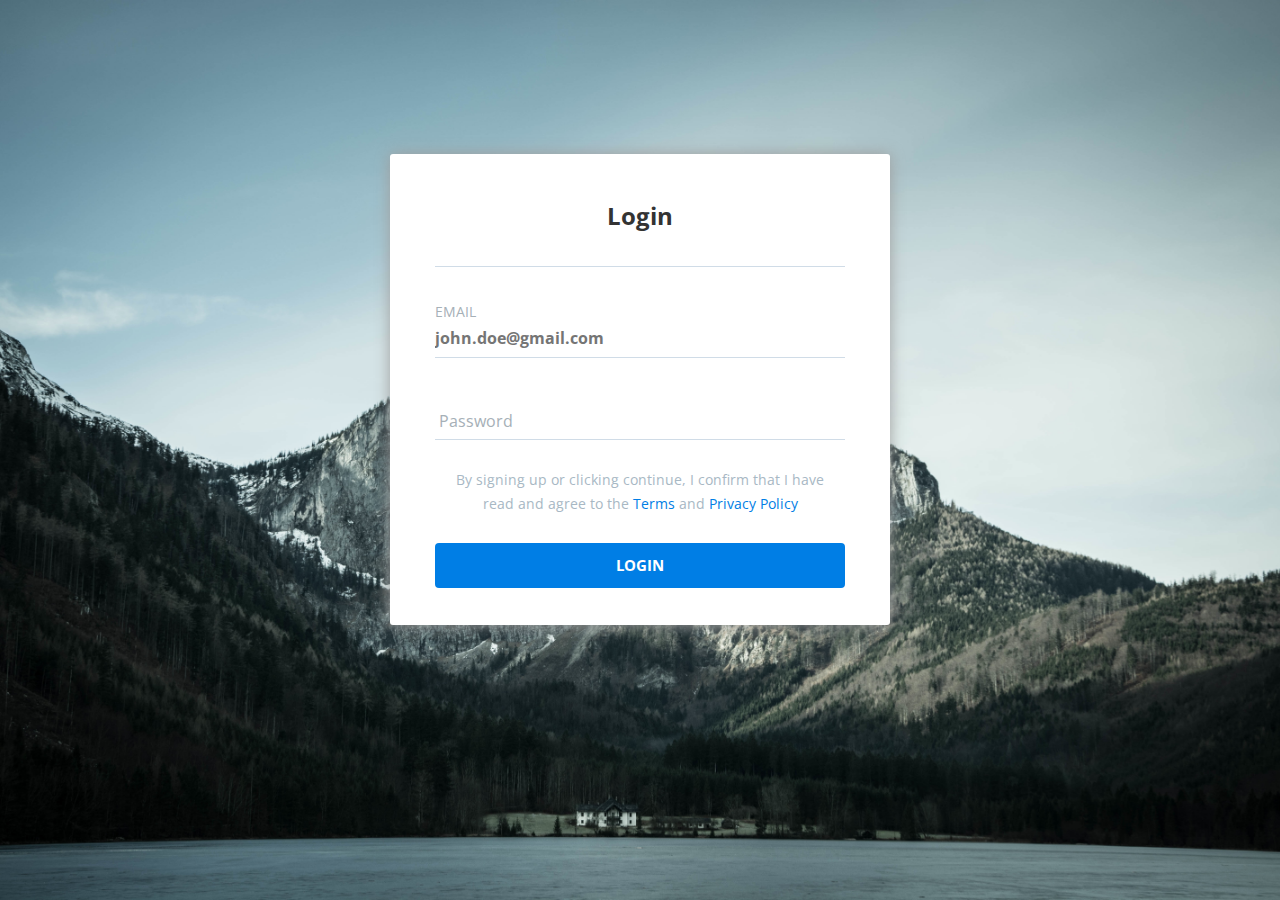
<file: index.html>
<!DOCTYPE html>
<html lang="en">
<head>
    <meta charset="UTF-8">
    <title>Login page -- Slotin Dima test task</title>
    <meta name="viewport" content="width=device-width, initial-scale=1.0">
    <link href="https://fonts.googleapis.com/css?family=Open+Sans" rel="stylesheet">
    <script type="text/javascript" src="https://ajax.googleapis.com/ajax/libs/jquery/1.9.0/jquery.min.js"></script>
    <link type="text/css" href="http://code.ionicframework.com/ionicons/2.0.1/css/ionicons.min.css" rel="stylesheet" />
    <link rel="stylesheet" href="css/style.css">
    <link rel="stylesheet" href="css/mobile.css">
    <script src="js/scripts.js"></script>
</head>
<body>
    <div class="login_form">
        <div class="wrapper">
            <form id="loginForm" action="profile.html" onsubmit="return checkForm(this.elements)">
                <p class="title">Login</p>
                <div>
                    <label for="username"></label>
                    <input id="username">
                </div>
                <div>
                    <label for="email">EMAIL</label>
                    <input id="email" type="email" placeholder="john.doe@gmail.com">
                </div>
                <div>
                    <label for="password" class="notFocused">Password</label>
                    <input id="password" class="leap" type="password">
                </div>
                <p class="sign">By signing up or clicking continue, I confirm that I have read and agree to the <a href="#">Terms</a> and <a href="#">Privacy Policy</a></p>
                <input type="submit" value="LOGIN" class="submitButton">
            </form>
        </div>
    </div>
</body>
</html>
</file>
<file: css/style.css>
* {
    margin: 0;
    padding:0;
    font-family: 'Open Sans', sans-serif;
    color: #333333;
    line-height: 120%;
    outline: none;
}
p {
    font-size: 20px;
    text-align: center;
}
html {
    background: url(../img/fullscreen_bg_image.jpg) 50% 50% no-repeat;
    background-size: cover;
    height: 100vh;
}
body {
    padding-top: 12%;
}
.login_form {
    max-width: 500px;
    margin: 0 auto;
    -webkit-border-radius: 3px;
    -moz-border-radius: 3px;
    -ms-border-radius: 3px;
    border-radius: 3px;
    background: #ffffff;
    box-shadow: 0 0 15px #9E9E9E;
}
.login_form .wrapper {
    padding: 45px 45px 37px 45px;
}
.login_form .title {
    font-size: 24px;
    font-weight: bold;
    padding-top: 3px;
}
.login_form input {
    border-color: #d0dce7;
    border-width: 0 0 1px;
    outline: none;
    font-size: 16px;
    font-weight: bold;
    width: 100%;
    margin: 5px 0 35px 0;
    padding: 2px 0 8px 0;
    line-height: 130%;
}
.login_form label {
    color: #a6b0b7;
    font-size: 14px;
}
.login_form input:focus {
    border-color: rgb(16, 108, 200);
    border-width: 0 0 2px;
    padding: 2px 0 7px 0;
}
.login_form input.leap {
    margin-top: 15px;
    margin-bottom: 25px;
}
.login_form label.notFocused {
    position: absolute;
    transition: transform .4s;
    -o-transition: transform 0.4s;
    -moz-transition: transform 0.4s;
    -webkit-transition: transform 0.4s;
    transform: scale(1) translate(4px, 0px);
    cursor: text;
    margin-top: 19px;
    font-size: 16px;
}
.login_form label.focused {
    position: absolute;
    transition: transform .4s;
    -o-transition: transform 0.4s;
    -moz-transition: transform 0.4s;
    -webkit-transition: transform 0.4s;
    transform: scale(0.8) translate(-10px, -24px);
    color: rgb(16, 108, 200);
    margin-top: 19px;
}
.login_form label.entered {
    position: absolute;
    transition: transform .4s;
    -o-transition: transform 0.4s;
    -moz-transition: transform 0.4s;
    -webkit-transition: transform 0.4s;
    transform: scale(0.8) translate(-10px, -24px);
    color: #a6b0b7;
    margin-top: 19px;
}
.login_form label.notEntered {
    position: absolute;
    transition: transform .4s;
    -o-transition: transform 0.4s;
    -moz-transition: transform 0.4s;
    -webkit-transition: transform 0.4s;
    transform: scale(0.8) translate(-10px, -24px);
    color: red;
    margin-top: 19px;
}
.login_form label.err {
    color: red;
}
.login_form input.err {
    border-color: red;
}
.login_form input[type="submit"] {
    font-size: 15px;
    cursor: pointer;
    border: none;
    color: #fff;
    padding: 0;
    margin: 0;
    line-height: 300%;
    background: #007ee5;
    -webkit-border-radius: 4px;
    -moz-border-radius: 4px;
    -ms-border-radius: 4px;
    border-radius: 4px;
    font-weight: bold;
}
.login_form input[type="submit"]:hover {
    background: #007fff;
}
.login_form .sign {
    font-size: 14px;
    color: #a8b8c4;
    padding: 3px 12px 27px 12px;
    line-height: 170%;
}
.login_form .sign a {
    color: #007ee5;
    text-decoration: none;
}



/* ------------ profile page ---------------- */


.body-profile {
    background: #f5f8f9;
    padding: 0;
}
.body-profile .header{
    max-width: 1170px;
    width: 95%;
    margin: 0 auto;
    margin-top: 75px;
    background: #fff;
    position: relative;
}
.fix {
    clear: both;
}
.logout-btn {
    color: #007ee5;
    text-decoration: none;
    border: 1px solid #007ee5;
    padding: 7px 20px;
    border-radius: 2px;
    font-weight: bold;
    font-size: 12px;
    float: right;
    margin-top: 23px;
    margin-right: 22px;
    transition: all 0.5s;
    -o-transition: all 0.5s;
    -moz-transition: all 0.5s;
    -webkit-transition: all 0.5s;
}
.logout-btn:hover {
    color: #ffffff;
    background: #007ee5;
}
.upload-image {
    width: 220px;
    margin: 0 auto;
    border: 1px solid #d0dce7;
    position: relative;
    overflow: hidden;
    border-radius: 3px;
    margin-top: 23px;
    cursor: pointer;
    transition: all 0.5s;
    -o-transition: all 0.5s;
    -moz-transition: all 0.5s;
    -webkit-transition: all 0.5s;
}
.upload-image input[type="file"] {
    height: 0;
    visibility: hidden;
    position: absolute;
}
.upload-image .ion-ios-camera {
    font-size: 27px;
    color: #d0dce7;
    padding-left: 20px;
    line-height: 43px;
}
.upload-image button{
    background: no-repeat;
    border: none;
    outline: none;
    cursor: pointer;
    position: absolute;
    color: #727e88;
    line-height: 43px;
    text-align: center;
    font-size: 16px;
    width: 100%;
    margin-left: 20px;
    letter-spacing: -0.25px;
    transition: all 0.5s;
    -o-transition: all 0.5s;
    -moz-transition: all 0.5s;
    -webkit-transition: all 0.5s;
}
.upload-image:hover button {
    color: #fff;
}
.upload-image:hover .ion-ios-camera {
    transition: all 0.5s;
    -o-transition: all 0.5s;
    -moz-transition: all 0.5s;
    -webkit-transition: all 0.5s;
    color: #fff;
}
.upload-image:hover {
    background: #007ee5;
    color: #fff;
}
.contact_information, .photo-user {
    float: left;
}
.reviews_stars {
    float: right;
    padding-top: 24px;
}
.photo-user {
    width: 218px;
    height: 1px;
    display: block;
}
.photo-user img {
    width: 170px;
    margin-left: 22px;
    margin-right: 28px;
    position: absolute;
}
.contact_information .name {
    text-align: left;
    font-size: 18px;
    font-weight: bold;
    padding-top: 24px;
    padding-bottom: 15px;
}
.contact_information .locate {
    padding-left: 2px;
    font-size: 14px;
    letter-spacing: 0.3px;
    padding-bottom: 15px;
    color: #3f454a;
}
.contact_information .ion-ios-location-outline:before {
     content: "\f455";
     font-size: 18px;
     float: left;
     margin-right: 15px;
}
.contact_information .ion-ios-telephone-outline:before {
    content: "\f4b8";
    font-size: 18px;
    float: left;
    margin-right: 0;
}
.contact_information .phone {
    padding-left: 1px;
    font-size: 14px;
    padding-bottom: 15px;
}
.reviews_stars .stars, .reviews_stars .reviews {
    float: left;
}
.reviews_stars .reviews {
    line-height: 27px;
    padding-right: 20px;
    font-size: 13px;
    padding-left: 30px;
    color: #727e88;
}
.reviews_stars .stars {
    cursor: default;
}
.reviews_stars .reviews span {
    font-size: 14px;
    padding-right: 16px;
    color: inherit;
}
.ion-android-star:before, .ion-android-star-outline:before {
    color: #727e88;
    font-size: 25px;
    line-height: 25px;
}
.wrapper-menu {
    max-height: 58px;
    overflow: hidden;
    box-shadow: 0px 0px 10px #ccc;
    padding-left: 208px;
}
.sub-header {
    /*min-width: 550px;
    max-width: 100%;
    float: left;*/
}
.swipe-tab {
    /*width: auto !important;*/
    display: flex;
    align-items: center;
    justify-content: center;
    height: 56px !important;
    line-height: 56px;
    background: none;
    border: 0;
    color: #333;
    cursor: pointer;
    text-align: center;
    border-bottom: 2px solid rgba(0, 0, 0, 0);
    transition: all 0.5s;
    -o-transition: all 0.5s;
    -moz-transition: all 0.5s;
    -webkit-transition: all 0.5s;
    float: left;
    margin: 0 12px;
    text-transform: uppercase;
    outline: none;
    font-size: 15px;
}
.swipe-tab.slick-current.slick-active {
    border-bottom: 2px solid #028dfe;
}
.swipe-tab:hover {
    border-bottom: 2px solid #028dfe;
}
.wrapper-content {
    max-width: 1170px;
    width: 95%;
    margin: 0 auto;
    margin-top: 35px;
    background: #fff;
    border-radius: 3px;
    box-shadow: 0px 0px 10px #ccc;
    padding: 40px 0;
    min-height: 300px;
    margin-bottom: 30px;
}
.main-container {
    padding: 0 35px;
}
.wrapper-folowers {
    position: absolute;
    right: 0;
    max-width: 150px;
}
.wrapper-folowers .folowers {
    height: 56px;
    line-height: 56px;
    padding-right: 20px;
    font-size: 15px;
    display: inline-block;
    float: right;
}
.wrapper-folowers .folowers span{
    margin-right: 6px;
    margin-left: 16px;
}
.ion-android-add-circle {
    font-size: 28px;
    line-height: 56px;
    color: #a6b0b7;
    display: inline-block;
    transition: all 0.5s;
    -o-transition: all 0.5s;
    -moz-transition: all 0.5s;
    -webkit-transition: all 0.5s;
}
.ion-android-add-circle:hover {
    color: #007ee5;
}
.wrapper-content h2 {
    font-weight: normal;
    font-size: 26px;
    padding: 3px 6px 28px 6px;
}
.swipe-tab-content .edited {
    height: 36px;
    background: #f5f8f8;
    padding: 0 10px 0 0;
    display: table;
    margin-bottom: 2px;
}
.swipe-tab-content .edited span {
    display: inline-block;
    font-size: 14px;
    line-height: 36px;
    font-weight: normal;
    text-align: left;
}
.swipe-tab-content .username span {
    font-size: 16px;
    font-weight: bold;
    text-align: left;
}
.swipe-tab-content .username {
    padding-left: 10px;
}
.swipe-tab-content .site:before{
    content: "\f276";
    font-family: "Ionicons";
    display: inline-block;
    width: 36px;
    color: #727e88;
    height: 36px;
    line-height: 36px;
    font-size: 16px;
}
.swipe-tab-content .number:before{
    content: "\f4b8";
    font-family: "Ionicons";
    display: inline-block;
    width: 36px;
    color: #727e88;
    height: 36px;
    line-height: 36px;
    font-size: 20px;
}
.swipe-tab-content .adress:before{
    content: "\f447";
    font-family: "Ionicons";
    display: inline-block;
    width: 36px;
    color: #727e88;
    height: 36px;
    line-height: 36px;
    font-size: 20px;
}
.swipe-tab-content button {
    content: "\f2bf";
    font-family: "Ionicons";
    display: inline-block;
    cursor: pointer;
    width: 36px;
    color: #727e88;
    height: 36px;
    line-height: 36px;
    font-size: 19px;
    position: absolute;
    margin-left: 10px;
    text-align: center;
    background: #ecf1f5;
    transition: all 0.5s;
    -o-transition: all 0.5s;
    -moz-transition: all 0.5s;
    -webkit-transition: all 0.5s;
    border: none;
    border-radius: 0;
    padding: 0;
}
.swipe-tab-content .edited:after {
    content: "\f2bf";
    font-family: "Ionicons";
    display: none;
    cursor: pointer;
    width: 36px;
    color: #727e88;
    height: 36px;
    line-height: 36px;
    font-size: 19px;
    position: absolute;
    margin-left: 10px;
    text-align: center;
    background: #ecf1f5;
    transition: all 0.5s;
    -o-transition: all 0.5s;
    -moz-transition: all 0.5s;
    -webkit-transition: all 0.5s;
}
.ui-dialog-titlebar {
    display: none;
}
fieldset {
    border: none;
}
.ui-dialog {
    transition: all 0.5s;
    -o-transition: all 0.5s;
    -moz-transition: all 0.5s;
    -webkit-transition: all 0.5s;
}
.ui-dialog::before {
    content: '';
    position: absolute;
    left: -35px;
    top: 15px;
    border: 25px solid transparent;
    border-right: 24px solid #fff;
}
.swipe-tab-content .edited:hover:after, .swipe-tab-content button:hover, .swipe-tab-content button:active {
    background: #007ee5;
    color: #fff;
    border: none;
    border-radius: 0;
}
.ui-widget-content label {
    display: block;
    font-size: 12px;
    padding: 5px 0;
    color: #a6b0b7;
    text-transform: uppercase;
}
.ui-dialog-buttonpane {
    border: none !important;
}
.ui-widget-content input{
    border-color: #d0dce7;
    border-width: 0 0 1px;
    outline: none;
    font-size: 16px;
    font-weight: normal;
    width: 100%;
    margin: 5px 0 25px 0;
    padding: 2px 0 8px 0;
    line-height: 130%;
    transition: all 0.5s;
    -o-transition: all 0.5s;
    -moz-transition: all 0.5s;
    -webkit-transition: all 0.5s;
    border-radius: 0;
}
.ui-widget-content input:focus {
    border-color: rgb(16, 108, 200);
    border-width: 0 0 2px;
    padding: 2px 0 7px 0;
}
.ui-dialog .ui-dialog-buttonpane .ui-dialog-buttonset {
    float: left !important;
}
.ui-dialog-buttonset button {
    color: #007ee5;
    text-decoration: none;
    border: 1px solid #007ee5;
    padding: 7px 20px;
    border-radius: 2px;
    font-weight: bold;
    font-size: 12px !important;
    float: right;
    text-transform: uppercase;
    background: #ffffff;
    margin-top: 23px;
    margin-right: 22px;
    transition: all 0.5s;
    -o-transition: all 0.5s;
    -moz-transition: all 0.5s;
    -webkit-transition: all 0.5s;
}
.ui-dialog-buttonset button:hover {
    color: #ffffff;
    background: #007ee5;
    font-weight: bold;
}
#edit-in-mobile {
    display: none;
}
#dialog-form-mobile {
    display: none;
}
#formCheckPassword label {
    display: block;
    font-size: 16px;
    color: #3f454a;
}
#formCheckPassword label.notFocused {
    position: absolute;
    transition: transform .4s;
    -o-transition: transform 0.4s;
    -moz-transition: transform 0.4s;
    -webkit-transition: transform 0.4s;
    transform: scale(1) translate(4px, 0px);
    cursor: text;
    margin-top: 9px;
    font-size: 16px;
}
#formCheckPassword input.leap {
    margin-top: 15px;
    margin-bottom: 45px;
}
#formCheckPassword input {
    border-color: #d0dce7;
    border-width: 0 0 1px;
    outline: none;
    font-size: 16px;
    font-weight: bold;
    display: block;
    width: auto;
    max-width: 270px;
    margin: 5px 0 35px 0;
    padding: 2px 0 8px 0;
    line-height: 130%;
}
#formCheckPassword input:focus {
    border-color: rgb(16, 108, 200);
    border-width: 0 0 2px;
    padding: 2px 0 7px 0;
}
#formCheckPassword label.focused, #formCheckPassword label.entered, #formCheckPassword label.notEntered {
    position: absolute;
    transition: transform .4s;
    -o-transition: transform 0.4s;
    -moz-transition: transform 0.4s;
    -webkit-transition: transform 0.4s;
    transform: scale(0.8) translate(-16px, -30px);
    margin-top: 9px;
}
#formCheckPassword label.focused {
    color: rgb(16, 108, 200);
}
#formCheckPassword label.entered {
    color: #a6b0b7;
}
#formCheckPassword label.notEntered {
    color: red;
}
#formCheckPassword label.error {
    display: none !important;
}
#formCheckPassword input[type="submit"] {
    color: #007ee5;
    text-decoration: none;
    border: 1px solid #007ee5;
    padding: 7px 20px;
    border-radius: 2px;
    font-weight: bold;
    font-size: 12px;
    float: none;
    background: #fff;
    text-transform: uppercase;
    margin-top: 23px;
    margin-right: 22px;
    transition: all 0.5s;
    -o-transition: all 0.5s;
    -moz-transition: all 0.5s;
    -webkit-transition: all 0.5s;
    cursor: pointer;
}
#formCheckPassword input[type="submit"]:hover {
    color: #ffffff;
    background: #007ee5;
}
#formCheckPassword span {
    font-size: 12px;
    margin-top: -40px;
    position: absolute;
    color: red;
}
</file>
<file: css/mobile.css>
@media screen and (min-width: 300px) and (max-width: 769px) {
    html {
        background: #fff;
        height: 100%;
    }
    body {
        padding-top: 0;
        height: 100%;
    }
    .login_form .wrapper {
        padding: 0;
    }
    .login_form .wrapper form {
        padding-top: 50px;
    }
    .login_form .wrapper form div {
        padding: 0 45px;
    }
    .login_form {
        max-width: 100%;
        min-height: 100%;
        position: relative;
        border-radius: 0;
        box-shadow: none;
    }
    .login_form .sign {
        padding: 0 45px;
        text-align: left;
    }
    .login_form input[type="submit"] {
        position: absolute;
        bottom: 0;
        border-radius: 0;
    }
    .logout-btn {
        border: 0;
        margin-top: 0;
    }
    .body-profile .header {
        background: #f5f8f9;
        width: 100%;
        margin-top: 0;
        padding-top: 20px;
    }
    .upload-image {
        display: none;
    }
    .photo-user {
        width: 218px;
        margin: 0 auto;
        float: none;
        height: auto;
        margin-top: 10px;
    }
    .contact_information .name {
        text-align: center;
        padding-top: 15px;
    }
    .photo-user img {
        position: relative;
    }
    .contact_information, .photo-user {
        float: none;
    }
    .contact_information .locate, .contact_information .phone {
        text-align: left;
        padding-left: 20px;
    }
    .contact_information .ion-ios-telephone-outline:before {
        margin-right: 14px;
    }
    .reviews_stars {
        float: none;
        padding-top: 0;
        margin-left: 20px;
    }
    .ion-android-star:before, .ion-android-star-outline:before {
        color: #007ee5;
    }
    .reviews_stars .stars, .reviews_stars .reviews {
        text-align: left;
    }
    .reviews_stars .stars, .reviews_stars .reviews {
        float: none;
    }
    .reviews_stars .reviews {
        padding-left: 0;
    }
    .wrapper-menu {
        padding-left: 0;
        background: #fff;
        margin-top: 10px;
    }
    .wrapper-content {
        width: 100%;
    }
    .wrapper-content h2 {
        font-size: 20px;
        padding: 3px 6px 28px 6px;
    }
    #edit-name, #edit-adress, #edit-number, #edit-site {
        display: none;
    }
    .swipe-tab-content .edited {
        background: none;
    }
    #edit-in-mobile {
        display: inline-block;
        float: right;
        position: relative;
    }
    .sub-header {
        /*min-width: 320px;
        width: 100%;*/
        float: none;
    }
    .wrapper-folowers {
        display: none;
        float: none;
    }
    #dialog-form-mobile h2 {
        font-weight: normal;
        font-size: 20px;
        padding: 0 6px 28px 0;
    }
    #dialog-form-mobile label {
        display: block;
        font-size: 12px;
        padding: 5px 0;
        color: #a6b0b7;
        text-transform: uppercase;
    }
    #dialog-form-mobile input {
        border-color: #d0dce7;
        border-width: 0 0 1px;
        outline: none;
        font-size: 16px;
        font-weight: normal;
        width: 100%;
        margin: 5px 0 25px 0;
        padding: 2px 0 8px 0;
        line-height: 130%;
        transition: all 0.5s;
        -o-transition: all 0.5s;
        -moz-transition: all 0.5s;
        -webkit-transition: all 0.5s;
        border-radius: 0;
    }
    #dialog-form-mobile button {
        color: #007ee5;
        text-decoration: none;
        border: 1px solid #007ee5;
        padding: 7px 20px;
        border-radius: 2px;
        font-weight: bold;
        font-size: 12px !important;
        float: right;
        text-transform: uppercase;
        background: #ffffff;
        margin-top: 23px;
        margin-right: 22px;
        transition: all 0.5s;
        -o-transition: all 0.5s;
        -moz-transition: all 0.5s;
        -webkit-transition: all 0.5s;
    }


}
@media screen and (max-height: 320px) and (orientation: landscape) {
    .login_form input[type="submit"] {
        position: relative;
        bottom: unset;
        margin: 20px 0 0 0;
        padding: 0;
    }
}
@media screen and (max-height: 420px) and (max-width: 420px) {
    .login_form input[type="submit"] {
        position: relative;
        bottom: unset;
        margin: 20px 0 0 0;
        padding: 0;
    }
}
</file>
